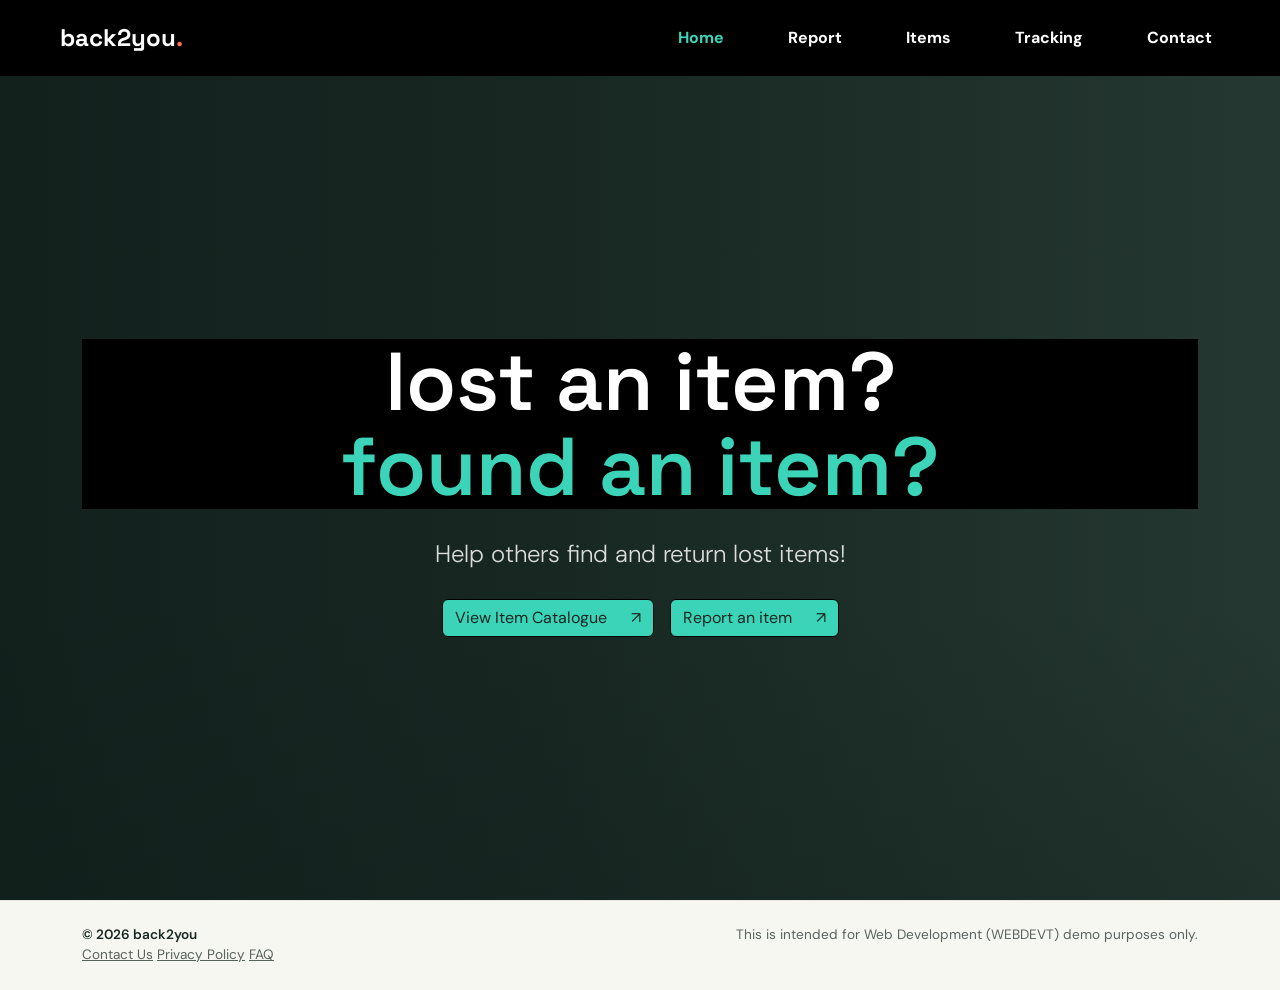
<file: index.html>
<!doctype html>
<html lang="en">
    <head>
        <meta charset="utf-8">
        <meta name="viewport" content="width=device-width, initial-scale=1">
        <meta name="theme-color" content="#f7f7f2">
        <meta name="description" content="A community space to report lost and found items and connect members of the community." >
        <title>Home | back2you </title>
        <!-- BOOTSTRAP -->
        <link href="https://cdn.jsdelivr.net/npm/bootstrap@5.3.3/dist/css/bootstrap.min.css" rel="stylesheet" integrity="sha384-QWTKZyjpPEjISv5WaRU9OFeRpok6YctnYmDr5pNlyT2bRjXh0JMhjY6hW+ALEwIH" crossorigin="anonymous">
        <link rel="stylesheet" href="https://cdn.jsdelivr.net/npm/bootstrap-icons@1.11.3/font/bootstrap-icons.min.css">
        <link rel="preconnect" href="https://fonts.googleapis.com">
        <link rel="preconnect" href="https://fonts.gstatic.com" crossorigin>
        <link href="https://fonts.googleapis.com/css2?family=DM+Sans:wght@400;500;600;700&family=Space+Grotesk:wght@500;600;700&display=swap" rel="stylesheet">
        <link rel="stylesheet" href="styles/index.css">
        <link rel="stylesheet" href="styles/menu.css">
        <link rel="stylesheet" href="styles/hero.css">
        <!--<link rel="stylesheet" href="styles/report-lookup.css">
        <link rel="stylesheet" href="styles/scams.css">
        <link rel="stylesheet" href="styles/how-it-works.css">
        <link rel="stylesheet" href="styles/volunteer.css">
        <link rel="stylesheet" href="styles/agencies.css">-->
        <link rel="stylesheet" href="styles/footer.css">
        <script src="scripts/hero.js" defer></script>
     <script src="scripts/menu.js" defer></script>
      <!-- <script src="scripts/report-lookup.js" defer></script>
        <script src="scripts/volunteer.js" defer></script> -->
    </head>
    <body>
           <!-- STICKY HEADER -->
   <header class="navbar navbar-expand-md navbar-dark sticky-top px-3 px-lg-5 bg-black">
    <div class="container-fluid">
      <!--LOGO-->
      <a class="navbar-brand d-flex align-items-center gap-2 mb-0" href="#home" aria-label="back2you home">
        <span class="brand-name fs-4 fw-bold">back2you<span class="brand-period">.</span></span>
      </a>
      <!-- Hamburger button -->
      <button class="navbar-toggler" type="button" aria-label="Open navigation menu" aria-expanded="false"
        aria-controls="site-navigation">
        <span class="navbar-toggler-icon" aria-hidden="true"></span>
      </button>
      <!-- Navigation menu -->
      <nav class="collapse navbar-collapse justify-content-md-end" id="site-navigation" aria-label="Main navigation">
        <div class="navbar-nav align-items-md-center gap-md-5">
          <a class="nav-link active" href="index.html" aria-current="page">Home</a>
          <a class="nav-link" href="report.html">Report</a>
          <a class="nav-link" href="track.html">Items</a>
          <a class="nav-link" href="tracking.html">Tracking</a>
          <a class="nav-link" href="contact.html">Contact</a>
        </div>
      </nav>
    </div>
  </header>

    <main>
            <!-- HERO SECTION -->
        <section class="hero d-flex align-items-center position-relative overflow-hidden" id="home" aria-labelledby="hero-title">
            <div class="container position-relative">
                <div class="row g-5 align-items-center">
                    <div class="col-12 text-center">
                    
                    <h1 class="hero-title fw-semibold mb-0" id="hero-title">lost an item?
						<span> found an item?</span>
                    </h1>
			       
                        <p class="hero-description lead my-4 fs-4">Help others find and return lost items!</p>
                        <div class="d-flex flex-wrap justify-content-center gap-3">
                            <a class="btn btn-primary d-inline-flex align-items-center gap-4" href="track.html">View Item Catalogue <span aria-hidden="true">↗</span></a>
			                <a class="btn btn-primary d-inline-flex align-items-center gap-4" href="report.html">Report an item <span aria-hidden="true">↗</span></a>
                        </div>
			       
                    </div>
                </div>
            </div>
        </section>

          
        </main>

            <!-- FOOTER -->
        <footer class="site-footer py-4">
            <div class="container d-flex flex-column flex-sm-row justify-content-between align-items-sm-center gap-2">
            
            <!-- Copyright and disclaimer -->
            <p class="footer-copyright mb-0">&copy; 2026 back2you</p>
            <p class="footer-notice mb-0">This is intended for Web Development (WEBDEVT) demo purposes only.</p>
           
            </div>
            <div class="container">
            <a class="footer-link" href="contact.html">Contact Us</a>
            <a class="footer-link" href="PrivacyPolicy.html">Privacy Policy</a>
            <a class="footer-link" href="FAQ.html">FAQ</a>
            </div>
        </footer>
    </body>
</html>
</file>
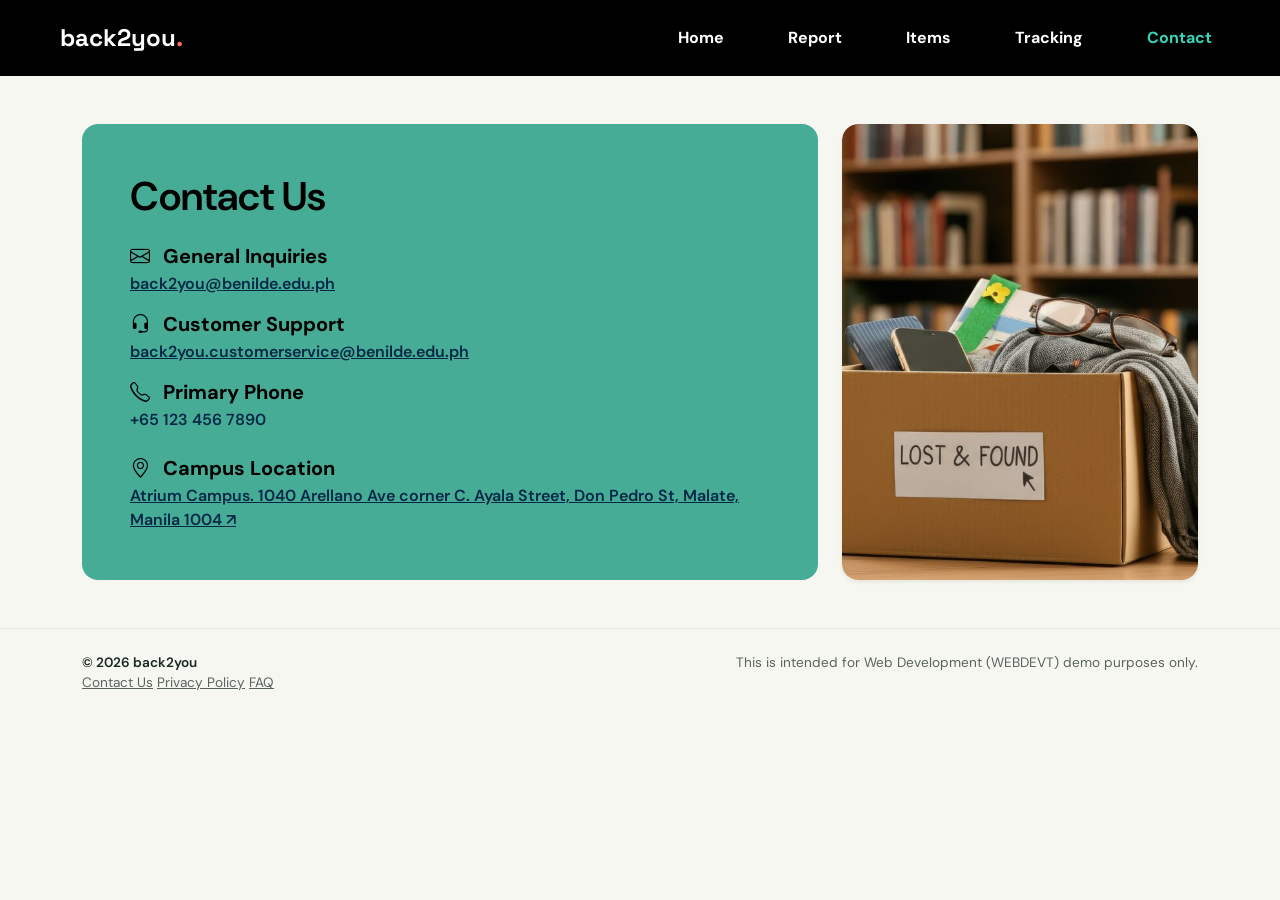
<file: contact.html>
﻿<!doctype html>
<html lang="en">
    <head>
        <meta charset="utf-8">
        <meta name="viewport" content="width=device-width, initial-scale=1">
        <meta name="theme-color" content="#f7f7f2">
        <meta name="description" content="A community space to check suspicious links and messages before they spread." >
        <title>Contact | Back2You</title>
        <!-- BOOTSTRAP -->
        <link href="https://cdn.jsdelivr.net/npm/bootstrap@5.3.3/dist/css/bootstrap.min.css" rel="stylesheet" integrity="sha384-QWTKZyjpPEjISv5WaRU9OFeRpok6YctnYmDr5pNlyT2bRjXh0JMhjY6hW+ALEwIH" crossorigin="anonymous">
        <link rel="stylesheet" href="https://cdn.jsdelivr.net/npm/bootstrap-icons@1.11.3/font/bootstrap-icons.min.css">
        <link rel="preconnect" href="https://fonts.googleapis.com">
        <link rel="preconnect" href="https://fonts.gstatic.com" crossorigin>
        <link href="https://fonts.googleapis.com/css2?family=DM+Sans:wght@400;500;600;700&family=Space+Grotesk:wght@500;600;700&display=swap" rel="stylesheet">

        <link rel="stylesheet" href="styles/index.css">
        <link rel="stylesheet" href="styles/menu.css">
        <link rel="stylesheet" href="styles/hero.css">
        <link rel="stylesheet" href="styles/footer.css">
         <script src="scripts/menu.js" defer></script>
    </head>
    <body>
    <!-- STICKY HEADER -->
          <header class="navbar navbar-expand-md navbar-dark sticky-top px-3 px-lg-5 bg-black">
    <div class="container-fluid">
      <!--LOGO-->
      <a class="navbar-brand d-flex align-items-center gap-2 mb-0" href="#home" aria-label="back2you home">
        <span class="brand-name fs-4 fw-bold">back2you<span class="brand-period">.</span></span>
      </a>
      <!-- Hamburger button -->
      <button class="navbar-toggler" type="button" aria-label="Open navigation menu" aria-expanded="false"
        aria-controls="site-navigation">
        <span class="navbar-toggler-icon" aria-hidden="true"></span>
      </button>
      <!-- Navigation menu -->
      <nav class="collapse navbar-collapse justify-content-md-end" id="site-navigation" aria-label="Main navigation">
        <div class="navbar-nav align-items-md-center gap-md-5">
          <a class="nav-link" href="index.html">Home</a>
          <a class="nav-link" href="report.html">Report</a>
          <a class="nav-link" href="track.html">Items</a>
          <a class="nav-link" href="tracking.html">Tracking</a>
          <a class="nav-link active" href="contact.html"  aria-current="page" >Contact</a>
        </div>
      </nav>
    </div>
  </header>

        <main>
            <!-- HERO SECTION -->
            <section class="py-5">
                <div class="container">
                    <div class="row g-4 align-items-stretch">
                        <!-- Column 1: Contact Details -->
                        <div class="col-lg-8">
                            <div class="p-4 p-md-5 rounded-4 text-black" style="background-color: #47ac96;">
                                <h1 class="fw-semibold mb-4">Contact Us</h1>

                                <div class="mb-3">
                                    <h5 class="fw-bold mb-1"><i class="bi bi-envelope me-2"></i> General Inquiries</h5>
                                    <a href="mailto:back2you@benilde.edu.ph" class="fw-semibold text-decoration-underline" style="color: #062846;">back2you@benilde.edu.ph</a>
                                </div>

                                <div class="mb-3">
                                    <h5 class="fw-bold mb-1"><i class="bi bi-headset me-2"></i> Customer Support</h5>
                                    <a href="mailto:back2you.customerservice@benilde.edu.ph" class="fw-semibold text-decoration-underline" style="color: #062846;">back2you.customerservice@benilde.edu.ph</a>
                                </div>

                                <div class="mb-3">
                                    <h5 class="fw-bold mb-1"><i class="bi bi-telephone me-2"></i> Primary Phone</h5>
                                    <a href="tel:+651234567890" class="fw-semibold text-decoration-none" style="color: #062846;">+65 123 456 7890</a>
                                </div>

                                <div class="mt-4">
                                    <h5 class="fw-bold mb-1"><i class="bi bi-geo-alt me-2"></i> Campus Location</h5>
                                    <a href="https://maps.google.com/?q=Atrium+Campus+1040+Arellano+Ave+Malate+Manila" target="_blank" rel="noopener noreferrer" class="fw-semibold text-decoration-underline" style="color: #062846;">
                                        Atrium Campus. 1040 Arellano Ave corner C. Ayala Street, Don Pedro St, Malate, Manila 1004 <span aria-hidden="true">↗</span>
                                    </a>
                                </div>
                            </div>
                        </div>

                        <!-- Column 2: Image -->
                        <div class="col-lg-4">
                            <div class="h-100 card border-0 shadow-sm rounded-4 overflow-hidden">
                                <img src="contact.jpeg" class="w-100 h-100 rounded-4" alt="A lost-and-found box filled with items on a table" style="object-fit: cover;">
                            </div>
                        </div>
                    </div>
            </section>
        </main>

<footer class="site-footer py-4">
  <div class="container d-flex flex-column flex-sm-row justify-content-between align-items-sm-center gap-2">
     <p class="footer-copyright mb-0">&copy; 2026 back2you</p>
     <p class="footer-notice mb-0">This is intended for Web Development (WEBDEVT) demo purposes only.</p>
  </div>
  <div class="container">
    <a class="footer-link" href="contact.html">Contact Us</a>
    <a class="footer-link" href="PrivacyPolicy.html">Privacy Policy</a>
    <a class="footer-link" href="FAQ.html">FAQ</a>
  </div>
</footer>
  </body>
</html>
</file>
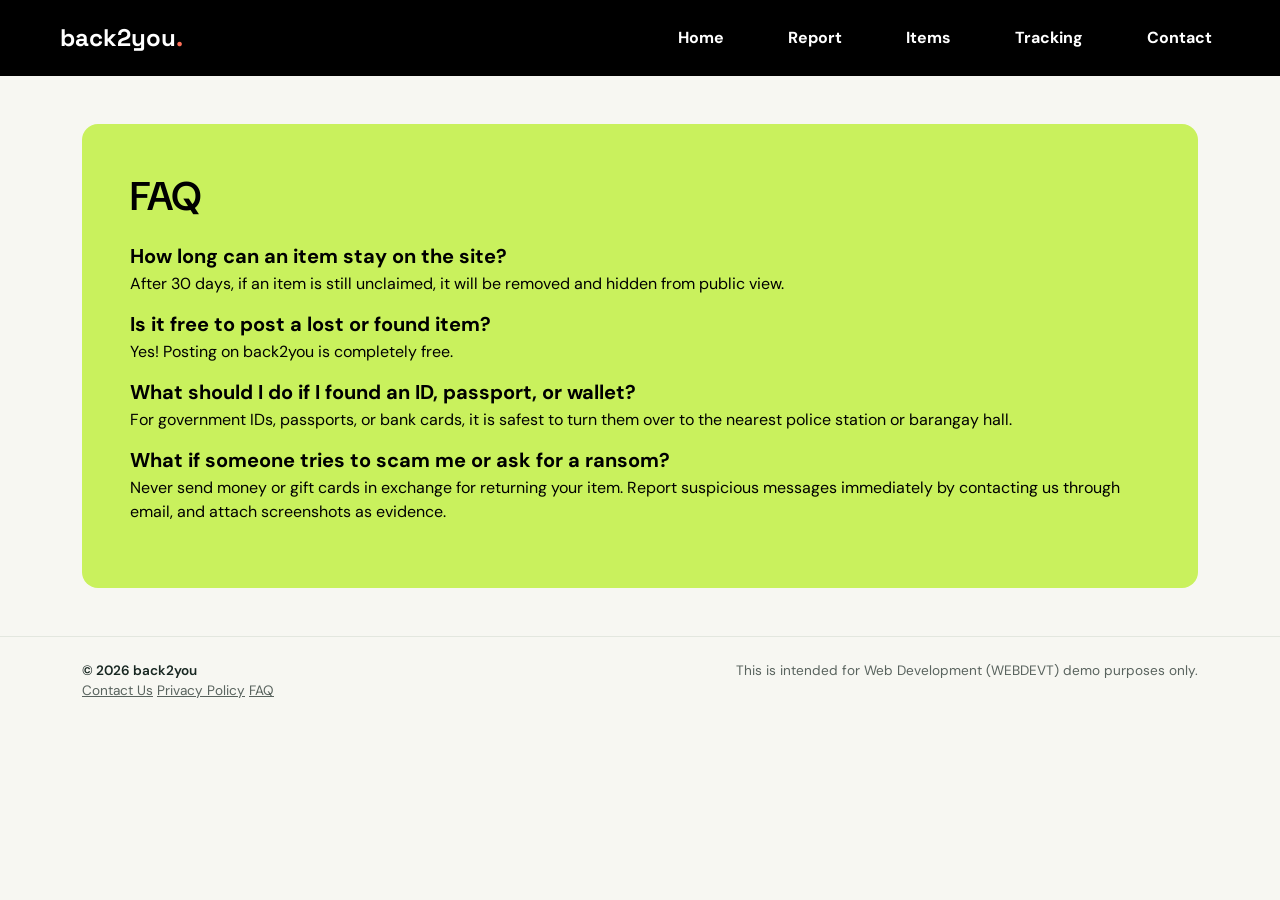
<file: FAQ.html>
﻿<!doctype html>
<html lang="en">
    <head>
        <meta charset="utf-8">
        <meta name="viewport" content="width=device-width, initial-scale=1">
        <meta name="theme-color" content="#f7f7f2">
        <meta name="description" content="A community space to check suspicious links and messages before they spread." >
        <title>FAQ | Back2You</title>
        <!-- BOOTSTRAP -->
        <link href="https://cdn.jsdelivr.net/npm/bootstrap@5.3.3/dist/css/bootstrap.min.css" rel="stylesheet" integrity="sha384-QWTKZyjpPEjISv5WaRU9OFeRpok6YctnYmDr5pNlyT2bRjXh0JMhjY6hW+ALEwIH" crossorigin="anonymous">
        <link rel="stylesheet" href="https://cdn.jsdelivr.net/npm/bootstrap-icons@1.11.3/font/bootstrap-icons.min.css">
        <link rel="preconnect" href="https://fonts.googleapis.com">
        <link rel="preconnect" href="https://fonts.gstatic.com" crossorigin>
        <link href="https://fonts.googleapis.com/css2?family=DM+Sans:wght@400;500;600;700&family=Space+Grotesk:wght@500;600;700&display=swap" rel="stylesheet">

        <link rel="stylesheet" href="styles/index.css">
        <link rel="stylesheet" href="styles/menu.css">
        <link rel="stylesheet" href="styles/hero.css">
        <link rel="stylesheet" href="styles/footer.css">
		<script src="scripts/menu.js" defer></script>

    </head>
    <body>
    <!-- STICKY HEADER -->
       <header class="navbar navbar-expand-md navbar-dark sticky-top px-3 px-lg-5 bg-black">
            <div class="container-fluid">
                <a class="navbar-brand d-flex align-items-center gap-2 mb-0" href="index.html#home" aria-label="Back2You home">
                    <span class="brand-name fs-4 fw-bold">back2you<span class="brand-period">.</span></span>
                </a>

                <button class="navbar-toggler" type="button" aria-label="Open navigation menu" aria-expanded="false" aria-controls="site-navigation">
                    <span class="navbar-toggler-icon" aria-hidden="true"></span>
                </button>

                 <nav class="collapse navbar-collapse justify-content-md-end" id="site-navigation" aria-label="Main navigation">
                    <div class="navbar-nav align-items-md-center gap-md-5">
                   <a class="nav-link" href="index.html">Home</a>
                        <a class="nav-link" href="report.html" >Report</a>
		                <a class="nav-link" href="track.html">Items</a>
                        <a class="nav-link" href="tracking.html">Tracking</a>
                        <a class="nav-link" href="contact.html">Contact</a>
                    </div>
                </nav>
            </div>
        </header>

        <main>
            <!-- HERO SECTION -->
            <section class="py-5">
                <div class="container">
                    <div class="row g-4 align-items-stretch">
                        <!-- Column 1: Contact Details -->
                        <div class="col-lg-12">
                            <div class="p-4 p-md-5 rounded-4 text-black" style="background-color: #c9f15d;">
                                <h1 class="fw-semibold mb-4">FAQ</h1>

                                <div class="mb-3">
                                    <h5 class="fw-bold mb-1"> How long can an item stay on the site?</h5>
                                    <p>After 30 days, if an item is still unclaimed, it will be removed and hidden from public view.</p>
                                </div>

                                <div class="mb-3">
                                    <h5 class="fw-bold mb-1"> Is it free to post a lost or found item?</h5>
                                    <p>Yes! Posting on back2you is completely free.</p>
                                </div>

                                <div class="mb-3">
                                    <h5 class="fw-bold mb-1"> What should I do if I found an ID, passport, or wallet? </h5>
                                    <p>For government IDs, passports, or bank cards, it is safest to turn them over to the nearest police station or barangay hall.</p>
                                </div>

                                <div class="mb-3">
                                    <h5 class="fw-bold mb-1"> What if someone tries to scam me or ask for a ransom?</h5>
                                    <p>Never send money or gift cards in exchange for returning your item. Report suspicious messages immediately by contacting us through email, and attach screenshots as evidence.</p>
                                </div>
                            </div>
                        </div>

                       
            </section>
        </main>

        <footer class="site-footer py-4">
            <div class="container d-flex flex-column flex-sm-row justify-content-between align-items-sm-center gap-2">
                <p class="footer-copyright mb-0">&copy; 2026 back2you</p>
                <p class="footer-notice mb-0">This is intended for Web Development (WEBDEVT) demo purposes only.</p>
            </div>
            <div class="container">
            <a class="footer-link" href="contact.html">Contact Us</a>
            <a class="footer-link" href="PrivacyPolicy.html">Privacy Policy</a>
            <a class="footer-link" href="FAQ.html">FAQ</a>
            </div>
        </footer>
  </body>
</html>
</file>
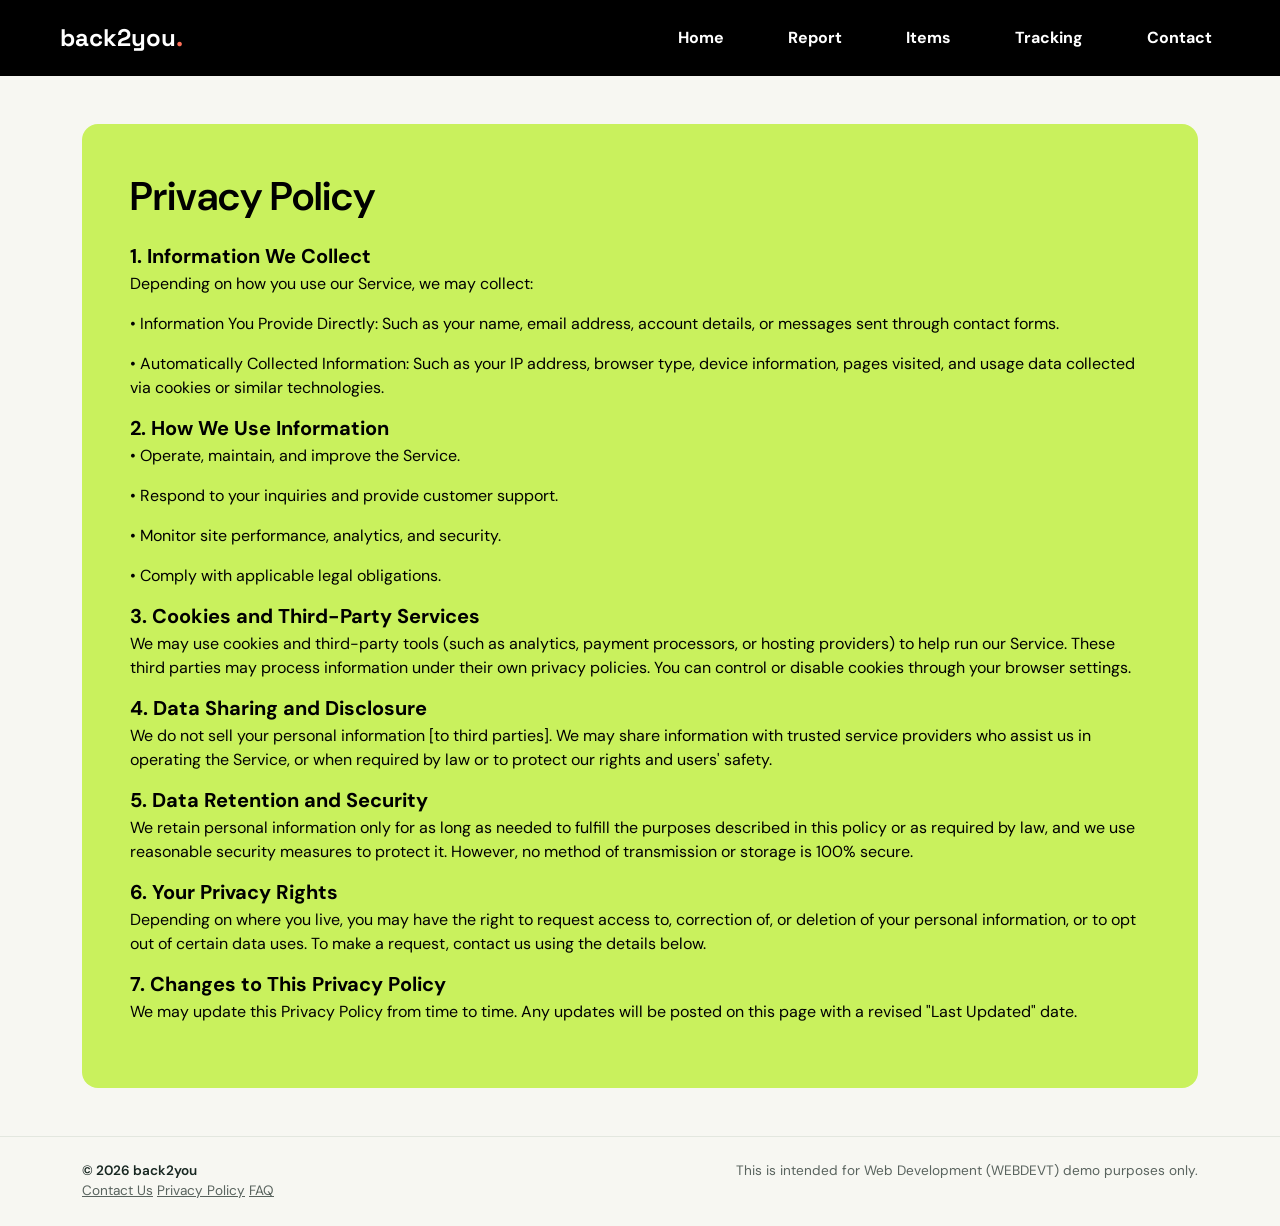
<file: PrivacyPolicy.html>
﻿<!doctype html>
<html lang="en">
    <head>
        <meta charset="utf-8">
        <meta name="viewport" content="width=device-width, initial-scale=1">
        <meta name="theme-color" content="#f7f7f2">
        <meta name="description" content="A community space to check suspicious links and messages before they spread." >
        <title>Privacy Policy | Back2You</title>
        <!-- BOOTSTRAP -->
        <link href="https://cdn.jsdelivr.net/npm/bootstrap@5.3.3/dist/css/bootstrap.min.css" rel="stylesheet" integrity="sha384-QWTKZyjpPEjISv5WaRU9OFeRpok6YctnYmDr5pNlyT2bRjXh0JMhjY6hW+ALEwIH" crossorigin="anonymous">
        <link rel="stylesheet" href="https://cdn.jsdelivr.net/npm/bootstrap-icons@1.11.3/font/bootstrap-icons.min.css">
        <link rel="preconnect" href="https://fonts.googleapis.com">
        <link rel="preconnect" href="https://fonts.gstatic.com" crossorigin>
        <link href="https://fonts.googleapis.com/css2?family=DM+Sans:wght@400;500;600;700&family=Space+Grotesk:wght@500;600;700&display=swap" rel="stylesheet">

        <link rel="stylesheet" href="styles/index.css">
        <link rel="stylesheet" href="styles/menu.css">
        <link rel="stylesheet" href="styles/hero.css">
        <link rel="stylesheet" href="styles/footer.css">
		  <script src="scripts/menu.js" defer></script>
    </head>
    <body>
    <!-- STICKY HEADER -->
       <header class="navbar navbar-expand-md navbar-dark sticky-top px-3 px-lg-5 bg-black">
            <div class="container-fluid">
                <a class="navbar-brand d-flex align-items-center gap-2 mb-0" href="index.html#home" aria-label="Back2You home">
                    <span class="brand-name fs-4 fw-bold">back2you<span class="brand-period">.</span></span>
                </a>

                <button class="navbar-toggler" type="button" aria-label="Open navigation menu" aria-expanded="false" aria-controls="site-navigation">
                    <span class="navbar-toggler-icon" aria-hidden="true"></span>
                </button>

                 <nav class="collapse navbar-collapse justify-content-md-end" id="site-navigation" aria-label="Main navigation">
                    <div class="navbar-nav align-items-md-center gap-md-5">
                        <a class="nav-link" href="index.html">Home</a>
                        <a class="nav-link" href="report.html" >Report</a>
		                <a class="nav-link" href="track.html">Items</a>
                        <a class="nav-link" href="tracking.html">Tracking</a>
                        <a class="nav-link" href="contact.html">Contact</a>
                    </div>
                </nav>
            </div>
        </header>

        <main>
            <!-- HERO SECTION -->
            <section class="py-5">
                <div class="container">
                    <div class="row g-4 align-items-stretch">
                        <!-- Column 1: Contact Details -->
                        <div class=" privpol col-lg-12" >
                            <div class="p-4 p-md-5 rounded-4 text-black" style="background-color: #c9f15d;">
                                <h1 class="fw-semibold mb-4">Privacy Policy</h1>

                                <div class="mb-3">
                                    <h5 class="fw-bold mb-1"> 1. Information We Collect</h5>
                                    <p>Depending on how you use our Service, we may collect:
                                        <p>• Information You Provide Directly: Such as your name, email address, account details, or messages sent through contact forms.</p>
                                        <p>• Automatically Collected Information: Such as your IP address, browser type, device information, pages visited, and usage data collected via cookies or similar technologies.</p>
                                    </p>
                                </div>

                                 <div class="mb-3">
                                    <h5 class="fw-bold mb-1"> 2. How We Use Information</h5>
                                        <p>• Operate, maintain, and improve the Service.</p>
                                        <p>• Respond to your inquiries and provide customer support.</p>
                                        <p>• Monitor site performance, analytics, and security.</p>
                                        <p>• Comply with applicable legal obligations.</p>
                                    </p>
                                </div>
                                <div class="mb-3">
                                    <h5 class="fw-bold mb-1"> 3. Cookies and Third-Party Services</h5>
                                        <p>We may use cookies and third-party tools (such as analytics, payment processors, or hosting providers) 
                                        to help run our Service. These third parties may process information under their own privacy policies. 
                                        You can control or disable cookies through your browser settings.
                                       
                                    </p>
                                </div>
                                 <div class="mb-3">
                                    <h5 class="fw-bold mb-1"> 4. Data Sharing and Disclosure</h5>
                                        <p>We do not sell your personal information [to third parties]. 
                                        We may share information with trusted service providers who assist us in operating the Service, 
                                        or when required by law or to protect our rights and users' safety.
                                    </p>
                                </div>

                                 <div class="mb-3">
                                    <h5 class="fw-bold mb-1">5. Data Retention and Security</h5>
                                        <p>We retain personal information only for as long as needed to fulfill the purposes described in this policy or as required by law, and we use reasonable security measures to protect it. However, no method of transmission or storage is 100% secure.
                                    </p>
                                </div>
                                <div class="mb-3">
                                    <h5 class="fw-bold mb-1">6. Your Privacy Rights</h5>
                                        <p>Depending on where you live, you may have the right to request access to, correction of, or deletion of your personal information, or to opt out of certain data uses. To make a request, contact us using the details below. 
                                     </p>
                                </div>
                                <div class="mb-3">
                                    <h5 class="fw-bold mb-1">7. Changes to This Privacy Policy</h5>
                                        <p>We may update this Privacy Policy from time to time. Any updates will be posted on this page with a revised "Last Updated" date. </
                                </div>

                            </div>
                        </div>

                       
            </section>
        </main>

        <footer class="site-footer py-4">
            <div class="container d-flex flex-column flex-sm-row justify-content-between align-items-sm-center gap-2">
                <p class="footer-copyright mb-0">&copy; 2026 back2you</p>
                <p class="footer-notice mb-0">This is intended for Web Development (WEBDEVT) demo purposes only.</p>
            </div>
            <div class="container">
            <a class="footer-link" href="contact.html">Contact Us</a>
            <a class="footer-link" href="PrivacyPolicy.html">Privacy Policy</a>
            <a class="footer-link" href="FAQ.html">FAQ</a>
            </div>
        </footer>
  </body>
</html>
</file>
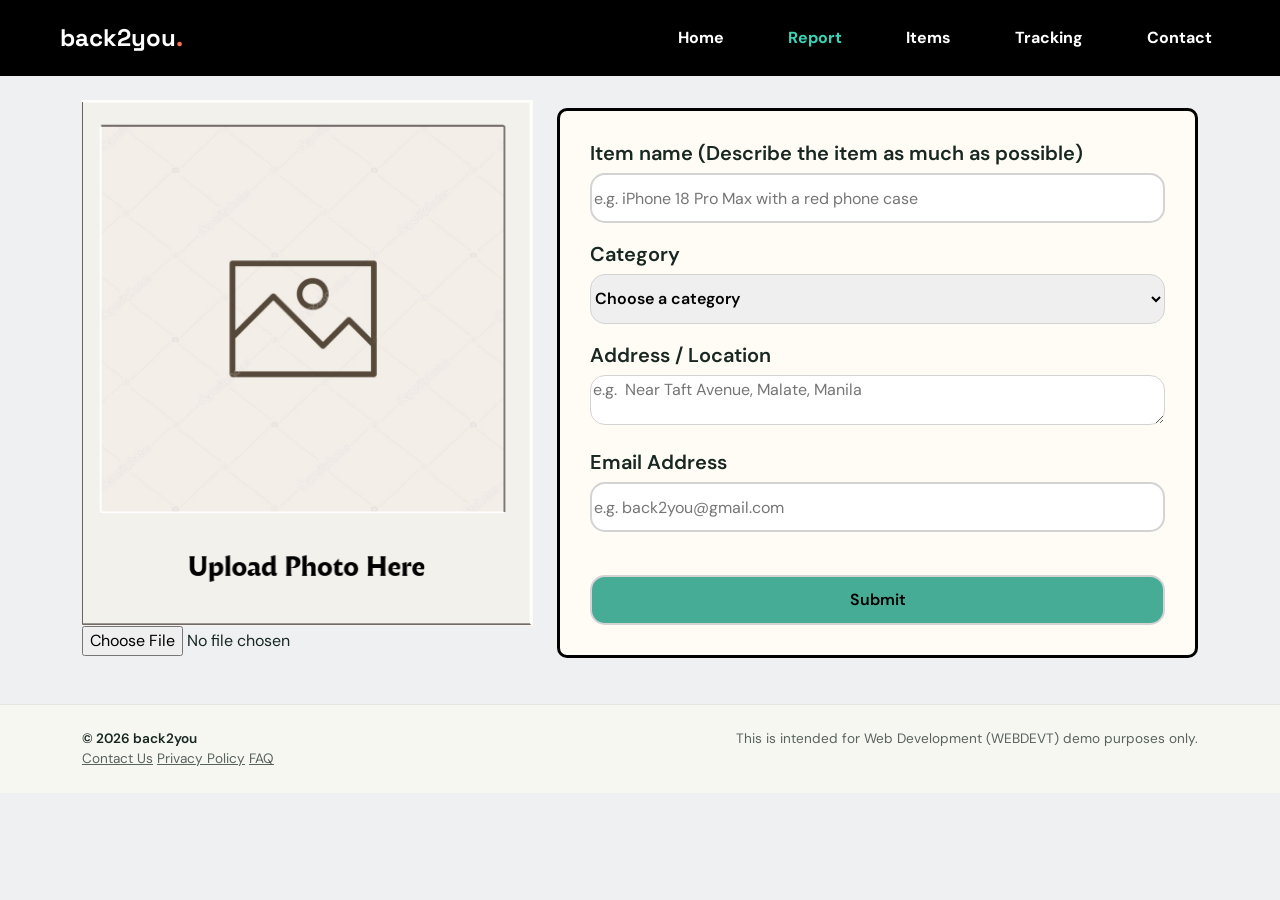
<file: report.html>
<!doctype html>
<html lang="en">

<head>
  <meta charset="utf-8">
  <meta name="viewport" content="width=device-width, initial-scale=1">
  <meta name="theme-color" content="#f7f7f2">
  <meta name="description" content="Report a lost or found item to the Back2You community.">
  <title>Submit a Report | back2you</title>

  <!-- BOOTSTRAP -->
  <link href="https://cdn.jsdelivr.net/npm/bootstrap@5.3.3/dist/css/bootstrap.min.css" rel="stylesheet"
    integrity="sha384-QWTKZyjpPEjISv5WaRU9OFeRpok6YctnYmDr5pNlyT2bRjXh0JMhjY6hW+ALEwIH" crossorigin="anonymous">
  <link rel="stylesheet" href="https://cdn.jsdelivr.net/npm/bootstrap-icons@1.11.3/font/bootstrap-icons.min.css">

  <link rel="preconnect" href="https://fonts.googleapis.com">
  <link rel="preconnect" href="https://fonts.gstatic.com" crossorigin>
  <link
    href="https://fonts.googleapis.com/css2?family=DM+Sans:wght@400;500;600;700&family=Space+Grotesk:wght@500;600;700&display=swap"
    rel="stylesheet">
  <link rel="stylesheet" href="styles/index.css">
  <link rel="stylesheet" href="styles/menu.css">
  <link rel="stylesheet" href="styles/hero.css">
  <link rel="stylesheet" href="styles/report.css">
  <link rel="stylesheet" href="styles/scams.css">
  <link rel="stylesheet" href="styles/how-it-works.css">
  <link rel="stylesheet" href="styles/volunteer.css">
  <link rel="stylesheet" href="styles/agencies.css">
  <link rel="stylesheet" href="styles/footer.css">
  <script src="scripts/hero.js" defer></script>
  <script src="scripts/menu.js" defer></script>


  <!-- MAIN JAVASCRIPT FOR THE REPORT -->
  <script src="imagepreview.js" defer></script>
</head>



<body id="bodybg">
  <!-- STICKY HEADER -->
  <header class="navbar navbar-expand-md navbar-dark sticky-top px-3 px-lg-5 bg-black">
    <div class="container-fluid">
      <!--LOGO-->
      <a class="navbar-brand d-flex align-items-center gap-2 mb-0" href="#home" aria-label="back2you home">
        <span class="brand-name fs-4 fw-bold">back2you<span class="brand-period">.</span></span>
      </a>
      <!-- Hamburger button -->
      <button class="navbar-toggler" type="button" aria-label="Open navigation menu" aria-expanded="false"
        aria-controls="site-navigation">
        <span class="navbar-toggler-icon" aria-hidden="true"></span>
      </button>
      <!-- Navigation menu -->
      <nav class="collapse navbar-collapse justify-content-md-end" id="site-navigation" aria-label="Main navigation">
        <div class="navbar-nav align-items-md-center gap-md-5">
          <a class="nav-link" href="index.html">Home</a>
          <a class="nav-link active" href="report.html" aria-current="page">Report</a>
          <a class="nav-link" href="track.html">Items</a>
          <a class="nav-link" href="tracking.html">Tracking</a>
          <a class="nav-link" href="contact.html">Contact</a>
        </div>
      </nav>
    </div>
  </header>



  <main>


    <section class="container mt-4 mb-4">

      <!-- FORM -->
      <form id="formsubmit">
        <div class="row gx-4">


          <!-- IMAGE UPLOAD -->
          <div class="col-12 col-md-12 col-xl-5 mx-auto mb-4">
            <div class="upload-wrapper">
              <label>
                <img src="submit_photo.png" alt="Click to upload Image" id="imagesubmit">

                <input type="file" id="filesubmit" name="filesubmit" accept="image/png, image/jpeg, image/webp">
              </label>
            </div>
          </div>

          <div class="col-xl-7 col-md-12 col-12">
            <div id="answerscss" class="d-flex flex-column justify-content-between mt-2 mx-2 mx-lg-0 gap-3">
              <div>
                <H5 class="fw-semibold"> Item name (Describe the item as much as possible) </H5>
                <label>
                  <input type="text" id="itemname" name="itemname" placeholder="e.g. iPhone 18 Pro Max with a red phone case " maxlength="60" required>
                </label>
              </div>

              <!-- Item category dropdown-->

              <div>
                <h5 class="fw-semibold"> Category</h5>
                <label>
                  <select id="categories" name="categories" class="fw-semibold" required>
                    <option value="" selected disabled>Choose a category</option>
                    <option value="personal-belongings">Personal Belongings</option>
                    <option value="electronics-gadgets">Electronics and Gadgets</option>
                    <option value="clothing-accessories">Clothing and Accessories</option>
                    <option value="school-office-supplies">School and Office Supplies</option>
                    <option value="food-containers">Food and Containers</option>
                    <option value="others">Others</option>

                  </select>
                </label>
              </div>

              <div>
                <h5 class="fw-semibold">Address / Location </h5>
                <label>
                  <textarea id="address" name="address" placeholder="e.g.  Near Taft Avenue, Malate, Manila"   maxlength="100" required></textarea>
                </label>
              </div>

              <div>
                <H5 class="fw-semibold"> Email Address </H5>
                <label>
                  <input type="email" id="emailadd" name="emailadd" placeholder="e.g. back2you@gmail.com"     maxlength="254"  required>
                </label>
              </div>


              <div>
                <br>
                <label>
                  <button type="submit" id="submitbutton" class="fw-semibold">Submit</button>
                </label>

                <div class="popup" id="popup">
                  <img src="checkmark_icon.png" alt="A checkmark for successfully submitting the form">
                  <h2> Thank you for submitting!</h2>
                  <p> Please proceed to the items catalouge page to see your report. </p>
                  <button type="button" onclick="closePopup()"> Return to Report page</button>
                </div>
              </div>





            </div>
          </div>
        </div>
      </form>
    </section>
  </main>

  <footer class="site-footer py-4">
    <div class="container d-flex flex-column flex-sm-row justify-content-between align-items-sm-center gap-2">
      <p class="footer-copyright mb-0">&copy; 2026 back2you</p>
      <p class="footer-notice mb-0">This is intended for Web Development (WEBDEVT) demo purposes only.</p>
    </div>
    <div class="container">
      <a class="footer-link" href="contact.html">Contact Us</a>
      <a class="footer-link" href="PrivacyPolicy.html">Privacy Policy</a>
      <a class="footer-link" href="FAQ.html">FAQ</a>
    </div>
  </footer>



</body>
</file>
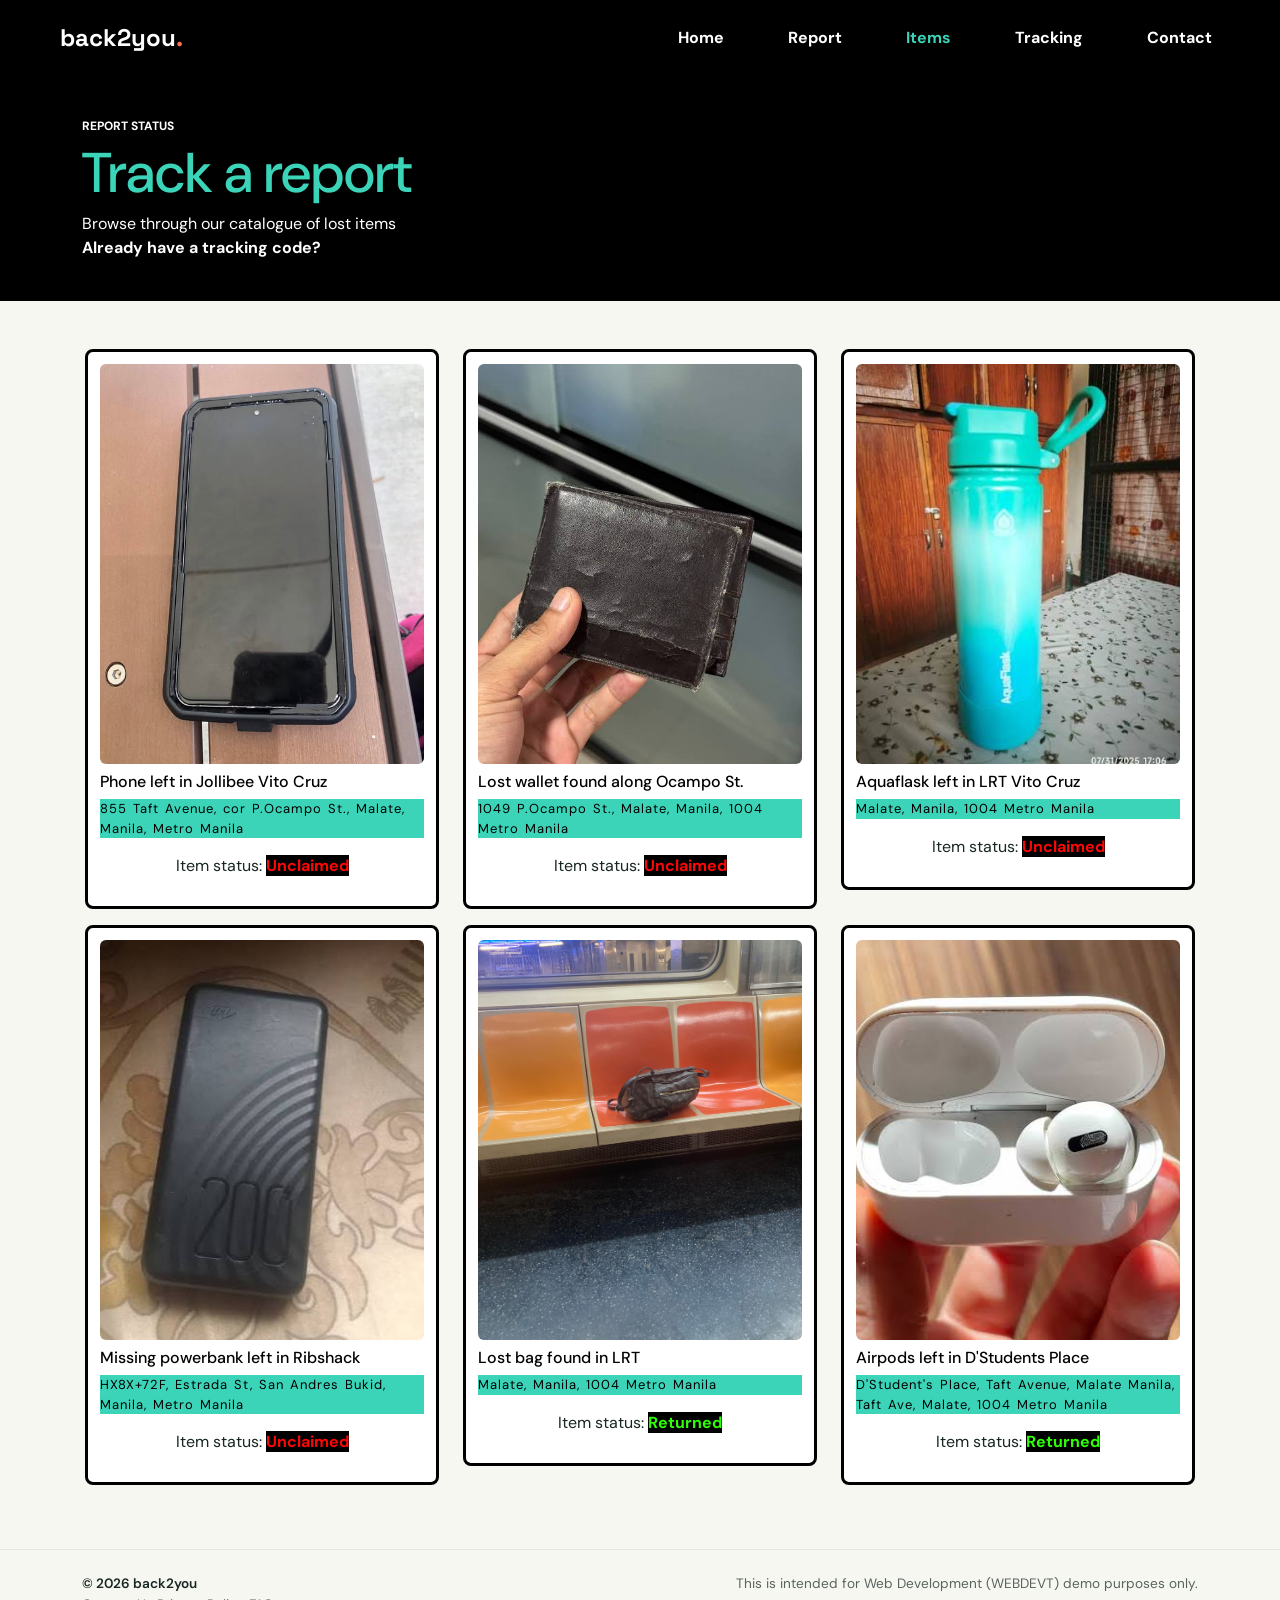
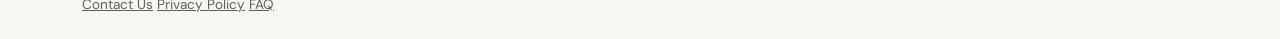
<file: track.html>
<!doctype html>
<html lang="en">
  <head>
    <meta charset="utf-8">
    <meta name="viewport" content="width=device-width, initial-scale=1">
    <meta name="theme-color" content="#f7f7f2">
    <meta name="description" content="View the status and details of a Suri community report.">
    <title>Catalogue | back2you</title>

    <!-- Reuse the site's Bootstrap foundation, typography, navigation, and footer. -->
    <link href="https://cdn.jsdelivr.net/npm/bootstrap@5.3.3/dist/css/bootstrap.min.css" rel="stylesheet" integrity="sha384-QWTKZyjpPEjISv5WaRU9OFeRpok6YctnYmDr5pNlyT2bRjXh0JMhjY6hW+ALEwIH" crossorigin="anonymous">
    <link rel="stylesheet" href="https://cdn.jsdelivr.net/npm/bootstrap-icons@1.11.3/font/bootstrap-icons.min.css">
    <link rel="preconnect" href="https://fonts.googleapis.com">
    <link rel="preconnect" href="https://fonts.gstatic.com" crossorigin>
    <link href="https://fonts.googleapis.com/css2?family=DM+Sans:wght@400;500;600;700&family=Space+Grotesk:wght@500;600;700&display=swap" rel="stylesheet">
    <link rel="stylesheet" href="styles/index.css">
    <link rel="stylesheet" href="styles/menu.css">
    <link rel="stylesheet" href="styles/track.css">
    <link rel="stylesheet" href="styles/footer.css">
    <script src="scripts/menu.js" defer></script>
    <script src="scripts/track.js" defer></script>
  </head>
  <body>
    <header class="navbar navbar-expand-md navbar-dark sticky-top px-3 px-lg-5 bg-black">
      <div class="container-fluid">
                <a class="navbar-brand d-flex align-items-center gap-2 mb-0" href="#home" aria-label="back2you home">
                    <span class="brand-name fs-4 fw-bold">back2you<span class="brand-period">.</span></span>
                </a>
                <!-- Hamburger button -->
                <button class="navbar-toggler" type="button" aria-label="Open navigation menu" aria-expanded="false" aria-controls="site-navigation">
                    <span class="navbar-toggler-icon" aria-hidden="true"></span>
                </button>
                <!-- Navigation menu -->
                <nav class="collapse navbar-collapse justify-content-md-end" id="site-navigation" aria-label="Main navigation">
                    <div class="navbar-nav align-items-md-center gap-md-5">
                        <a class="nav-link" href="index.html">Home</a>
                        <a class="nav-link" href="report.html" >Report</a>
		                    <a class="nav-link active" href="track.html" aria-current="page">Items</a>
                        <a class="nav-link" href="tracking.html">Tracking</a>
                        <a class="nav-link" href="contact.html">Contact</a>
                    </div>
                </nav>
            </div>
    </header>

    <main>
      <section class="track-hero d-flex align-items-center" aria-labelledby="track-title">
        <div class="container">
          <p class="track-eyebrow text-uppercase fw-bold mb-2">Report status</p>
          <h1 class="track-hero-title mb-2" id="track-title">Track a report</h1>
          <p class="track-hero-copy mb-0">Browse through our catalogue of lost items</p>
          <a class="nav-link" href="tracking.html" >Already have a tracking code?</a>

        </div>
      </section>

    <section class="items-section">
    <div class="row justify-content-center text-center">

    <div class="col-12 col-md-4">
      <div class="image-box">
        <img src="lost1.jpg" class="img-fluid rounded mb-2" alt="Description of image">
        <h4 class="report title">Phone left in Jollibee Vito Cruz</h4>
        <p class="report address">855 Taft Avenue, cor P.Ocampo St., Malate, Manila, Metro Manila</p>
        <p class=>Item status: <span class="unclaimed"> Unclaimed </span> </p>
        

      </div>
    </div>
     <div class="col-12 col-md-4">
      <div class="image-box">
        <img src="lost2.jpg" class="img-fluid rounded mb-2" alt="Description of image">
        <h4 class="report title">Lost wallet found along Ocampo St.</h4>
        <p class="report address">1049 P.Ocampo St., Malate, Manila, 1004 Metro Manila</p>
        <p class=>Item status: <span class="unclaimed"> Unclaimed </span> </p>
      </div>
    </div>
     <div class="col-12 col-md-4">
      <div class="image-box">
        <img src="lost3.jpg" class="img-fluid rounded mb-2" alt="Description of image">
        <h4 class="report title">Aquaflask left in LRT Vito Cruz</h4>
        <p class="report address">Malate, Manila, 1004 Metro Manila</p>
        <p class=>Item status: <span class="unclaimed"> Unclaimed </span> </p>
      </div>
    </div>
    <div class="col-12 col-md-4">
      <div class="image-box">
        <img src="lost4.jpg" class="img-fluid rounded mb-2" alt="Description of image">
       <h4 class="report title">Missing powerbank left in Ribshack</h4>
        <p class="report address">HX8X+72F, Estrada St, San Andres Bukid, Manila, Metro Manila</p>
        <p class=>Item status: <span class="unclaimed"> Unclaimed </span> </p>
      </div>
    </div>
     <div class="col-12 col-md-4">
      <div class="image-box">
        <img src="lost5.jpg" class="img-fluid rounded mb-2" alt="Description of image">
        <h4 class="report title">Lost bag found in LRT</h4>
        <p class="report address">Malate, Manila, 1004 Metro Manila</p>
        <p class=>Item status: <span class="returned"> Returned </span> </p>
      </div>
    </div>
     <div class="col-12 col-md-4">
      <div class="image-box">
        <img src="lost6.jpg" class="img-fluid rounded mb-2" alt="Description of image">
        <h4 class="report title">Airpods left in D'Students Place</h4>
        <p class="report address">D'Student's Place, Taft Avenue, Malate Manila, Taft Ave, Malate, 1004 Metro Manila</p>
        <p class=>Item status: <span class="returned"> Returned </span> </p>
        
      </div>
    </div>

     </div>
    </section>

      
    </main>

<footer class="site-footer py-4">
  <div class="container d-flex flex-column flex-sm-row justify-content-between align-items-sm-center gap-2">
     <p class="footer-copyright mb-0">&copy; 2026 back2you</p>
     <p class="footer-notice mb-0">This is intended for Web Development (WEBDEVT) demo purposes only.</p>
  </div>
  <div class="container">
    <a class="footer-link" href="contact.html">Contact Us</a>
    <a class="footer-link" href="PrivacyPolicy.html">Privacy Policy</a>
    <a class="footer-link" href="FAQ.html">FAQ</a>
  </div>
</footer>
  </body>
</html>
</file>
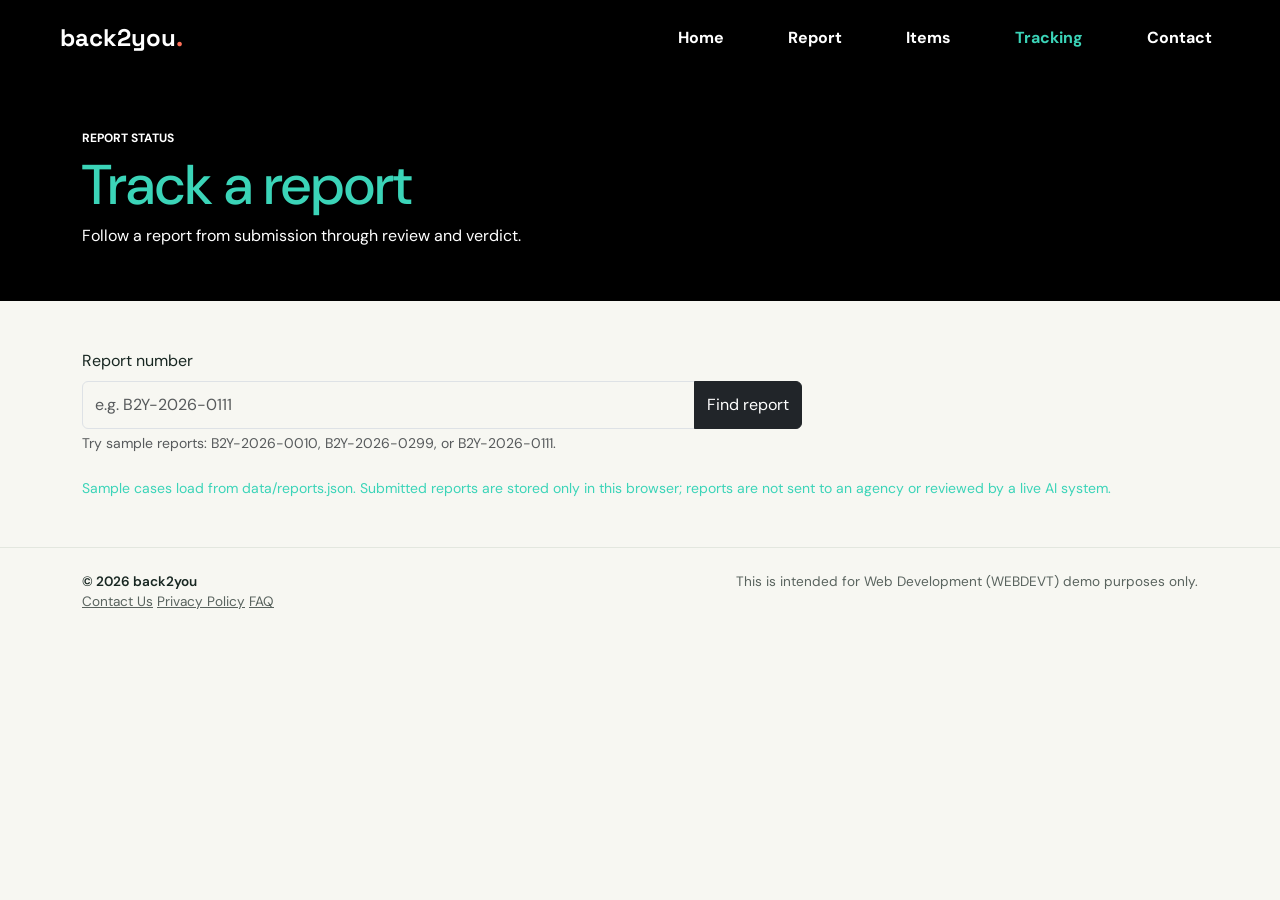
<file: tracking.html>
<!doctype html>
<html lang="en">
  <head>
    <meta charset="utf-8">
    <meta name="viewport" content="width=device-width, initial-scale=1">
    <meta name="theme-color" content="#f7f7f2">
    <meta name="description" content="View the status and details of a Suri community report.">
    <title>Track a Report | back2you </title>

    <!-- Reuse the site's Bootstrap foundation, typography, navigation, and footer. -->
    <link href="https://cdn.jsdelivr.net/npm/bootstrap@5.3.3/dist/css/bootstrap.min.css" rel="stylesheet" integrity="sha384-QWTKZyjpPEjISv5WaRU9OFeRpok6YctnYmDr5pNlyT2bRjXh0JMhjY6hW+ALEwIH" crossorigin="anonymous">
    <link rel="stylesheet" href="https://cdn.jsdelivr.net/npm/bootstrap-icons@1.11.3/font/bootstrap-icons.min.css">
    <link rel="preconnect" href="https://fonts.googleapis.com">
    <link rel="preconnect" href="https://fonts.gstatic.com" crossorigin>
    <link href="https://fonts.googleapis.com/css2?family=DM+Sans:wght@400;500;600;700&family=Space+Grotesk:wght@500;600;700&display=swap" rel="stylesheet">
    <link rel="stylesheet" href="styles/index.css">
    <link rel="stylesheet" href="styles/menu.css">
    <link rel="stylesheet" href="styles/track.css">
    <link rel="stylesheet" href="styles/footer.css">
    <script src="scripts/menu.js" defer></script>
    <script src="scripts/track.js" defer></script>
  </head>
  <body>
  <header class="navbar navbar-expand-md navbar-dark sticky-top px-3 px-lg-5 bg-black">
      <div class="container-fluid">
                <a class="navbar-brand d-flex align-items-center gap-2 mb-0" href="#home" aria-label="back2you home">
                    <span class="brand-name fs-4 fw-bold">back2you<span class="brand-period">.</span></span>
                </a>
                <!-- Hamburger button -->
                <button class="navbar-toggler" type="button" aria-label="Open navigation menu" aria-expanded="false" aria-controls="site-navigation">
                    <span class="navbar-toggler-icon" aria-hidden="true"></span>
                </button>
                <!-- Navigation menu -->
                <nav class="collapse navbar-collapse justify-content-md-end" id="site-navigation" aria-label="Main navigation">
                    <div class="navbar-nav align-items-md-center gap-md-5">
                        <a class="nav-link" href="index.html">Home</a>
                        <a class="nav-link" href="report.html" >Report</a>
		                    <a class="nav-link" href="track.html">Items</a>
                        <a class="nav-link active" href="tracking.html" aria-current="page">Tracking</a>
                        <a class="nav-link" href="contact.html">Contact</a>
                    </div>
                </nav>
            </div>
    </header>

    <main>
      <section class="track-hero d-flex align-items-center" aria-labelledby="track-title">
        <div class="container">
          <p class="track-eyebrow text-uppercase fw-bold mb-2">Report status</p>
          <h1 class="track-hero-title mb-2" id="track-title">Track a report</h1>
          <p class="track-hero-copy mb-0">Follow a report from submission through review and verdict.</p>
        </div>
      </section>

      <section class="track-main py-5" aria-label="Report tracking details">
        <div class="container">
          <form class="track-search mb-4" id="track-search-form">
            <label class="form-label" for="track-report-number">Report number</label>
            <div class="input-group">
              <input class="form-control" id="track-report-number" name="report-number" type="text" placeholder="e.g. B2Y-2026-0111" required>
              <button class="btn btn-dark" type="submit">Find report</button>
            </div>
            <p class="form-text mb-0">Try sample reports: B2Y-2026-0010, B2Y-2026-0299, or B2Y-2026-0111.</p>
          </form>

          <p class="track-notice" id="track-notice" role="status" aria-live="polite" hidden></p>

          <article class="track-report" id="track-report" aria-labelledby="track-report-heading" hidden>
            <header class="track-report-header">
              <div>
                <p class="track-category mb-1" id="track-category"></p>
                <h2 class="track-report-number mb-0" id="track-report-heading"></h2>
              </div>
              <span class="track-status" id="track-status"></span>
            </header>

            <div class="row g-4 py-4">
              <div class="col-12">
                <h3 class="track-detail-title">Incident description</h3>
                <p class="track-detail-value mb-0" id="track-description"></p>
              </div>
              <div class="col-md-6">
                <h3 class="track-detail-title">Sender</h3>
                <p class="track-detail-value mb-0" id="track-sender"></p>
              </div>
              <div class="col-md-6">
                <h3 class="track-detail-title">Date received</h3>
                <p class="track-detail-value mb-0" id="track-date-received"></p>
              </div>
              <div class="col-md-6">
                <h3 class="track-detail-title">Location</h3>
                <p class="track-detail-value mb-0" id="track-location"></p>
              </div>
              <div class="col-md-6">
                <h3 class="track-detail-title">Submitted</h3>
                <p class="track-detail-value mb-0" id="track-submitted"></p>
              </div>
              <div class="col-md-6">
                <h3 class="track-detail-title">Finder number:</h3>
                <p class="track-detail-value mb-0" id="contactNo"></p>
              </div>
              <div class="col-12" id="track-message-row" hidden>
                <h3 class="track-detail-title">Submitted message</h3>
                <p class="track-detail-value track-message mb-0" id="track-message"></p>
              </div>
              <div class="col-12" id="track-screenshot-row" hidden>
                <h3 class="track-detail-title">Screenshot attachment</h3>
                <p class="track-detail-value mb-0" id="track-screenshot"></p>
              </div>
           
             
            </div>

            <section class="track-progress" aria-labelledby="track-progress-title">
              <h3 class="track-progress-title" id="track-progress-title">Progress</h3>
              <ol class="track-timeline" id="track-timeline"></ol>
            </section>

            <section class="track-verdict mt-4" id="track-verdict" aria-labelledby="track-verdict-title" hidden>
              <p class="track-verdict-kicker text-uppercase fw-bold mb-2">Published verdict</p>
              <h3 class="track-verdict-title mb-2" id="track-verdict-title"></h3>
              <p class="track-verdict-copy mb-0" id="track-verdict-copy"></p>
            </section>
          </article>

          <p class="track-demo-note small mt-4 mb-0">Sample cases load from data/reports.json. Submitted reports are stored only in this browser; reports are not sent to an agency or reviewed by a live AI system.</p>
        </div>
      </section>
    </main>

  <footer class="site-footer py-4">
  <div class="container d-flex flex-column flex-sm-row justify-content-between align-items-sm-center gap-2">
     <p class="footer-copyright mb-0">&copy; 2026 back2you</p>
     <p class="footer-notice mb-0">This is intended for Web Development (WEBDEVT) demo purposes only.</p>
  </div>
  <div class="container">
    <a class="footer-link" href="contact.html">Contact Us</a>
    <a class="footer-link" href="PrivacyPolicy.html">Privacy Policy</a>
    <a class="footer-link" href="FAQ.html">FAQ</a>
  </div>
</footer>
  </body>
</html>
</file>
<file: styles/index.css>
/* Shared design values and page-wide behavior belong to the homepage. */
:root {
  --ink: #182722;
  --paper: #f7f7f2;
  --green: #c9f15d;
  --coral: #ff7059;
  --display-font: "Space Grotesk", sans-serif;
  --bs-body-font-family: "DM Sans", sans-serif;
  --bs-body-color: var(--ink);
  --bs-body-bg: var(--paper);
}

html {
  scroll-behavior: smooth;
}

@media (prefers-reduced-motion: reduce) {
  html {
    scroll-behavior: auto;
  }
}
</file>
<file: styles/hero.css>
/* Hero-only layout, contrast, and button colors. */
.hero {
  min-height: calc(100svh - 76px);
  isolation: isolate;
  background: #293c35 var(--hero-image) center 48% / cover;
  color: white;
}
.brand-name{
	color:white;
}

.hero::before {
  position: absolute;
  z-index: -1;
  inset: 0;
  background: linear-gradient(90deg, rgb(15 29 25 / 88%), rgb(15 29 25 / 68%) 43%, rgb(15 29 25 / 14%)), linear-gradient(0deg, rgb(15 29 25 / 25%), transparent 36%);
  content: "";
}

.hero-content {
  padding-block: clamp(4.75rem, 11vh, 7.75rem);
  animation: arrive 650ms ease-out both;
}

.hero-eyebrow {
  color: var(--green);
  font-size: 14px;
}

.eyebrow-dot {
  width: 8px;
  height: 8px;
  border-radius: 50%;
  background: var(--coral);
}

.hero-title {
  font-family: var(--display-font);
  font-size: clamp(2rem, 6.5vw, 5.125rem);
  line-height: 1.04;
  background-color: black;
}

.hero-title span {
  color: #3bd4b8;
  display: inline-block;
  
}

.hero-description {
  max-width: 500px;
  color: rgb(255 255 255 / 84%);
  line-height: 1.75;
}

.btn-primary {
  --bs-btn-color: var(--ink);
  --bs-btn-bg: #3bd4b8;
  --bs-btn-border-color: black;
  --bs-btn-hover-color: var(--ink);
  --bs-btn-hover-bg: #d8ff75;
  --bs-btn-hover-border-color: #d8ff75;
}

.hero-note {
  color: rgb(255 255 255 / 74%);
}

.hero-note span {
  color: var(--coral);
  font-size: 16px;
}

.photo-credit {
  color: rgb(255 255 255 / 72%);
}

@keyframes arrive {
  from {
    opacity: 0;
    transform: translateY(12px);
  }

  to {
    opacity: 1;
    transform: translateY(0);
  }
}

@media (max-width: 767.98px) {
  .hero {
    min-height: calc(100svh - 68px);
    background-position: 58% center;
  }

  .hero::before {
    background: linear-gradient(90deg, rgb(15 29 25 / 84%), rgb(15 29 25 / 43%)), linear-gradient(0deg, rgb(15 29 25 / 30%), transparent 50%);
  }

  .hero-content {
    padding-block: 4.75rem 1rem;
  }

  .hero-description {
    font-size: 1rem;
  }
}

@media (prefers-reduced-motion: reduce) {
  .hero-content {
    animation: none;
  }
}
#navbar{
background-color: black;
text-color: white;
}

@media (min-width: 768px) {
  .hero {
    display: flex;
    align-items: center;
  }

  .hero .container {
    width: 100%;
  }

  .hero .row {
    justify-content: center;
  }

  .hero .col-12 {
    text-align: center;
  }

  .hero-description {
    margin-left: auto;
    margin-right: auto;
  }
}
</file>
<file: styles/report-lookup.css>
/* The lookup panel is a standalone hero component. */
.report-lookup {
  padding: clamp(1.5rem, 3vw, 2.25rem);
  border: 1px solid rgb(255 255 255 / 24%);
  border-radius: 4px;
  background: rgb(15 29 25 / 76%);
  box-shadow: 0 18px 48px rgb(0 0 0 / 16%);
}

.report-lookup-title {
  margin-bottom: 0.75rem;
  font-family: var(--display-font);
  font-size: clamp(1.4rem, 2vw, 1.8rem);
  line-height: 1.2;
}

.report-lookup-copy {
  margin-bottom: 1.5rem;
  color: rgb(255 255 255 / 76%);
  line-height: 1.6;
}

.report-lookup .form-label {
  font-size: 0.9rem;
  font-weight: 600;
}

.report-lookup .form-control {
  min-height: 48px;
}

.report-lookup-feedback {
  color: rgb(255 255 255 / 82%);
}
</file>
<file: styles/scams.css>
/* Scam category cards use a quieter surface to separate learning content from the hero. */
.scam-types {
  background: #f0f3ed;
}

.scam-types-heading {
  max-width: 640px;
}

.scam-types-kicker {
  color: #71824b;
  font-size: 0.75rem;
  letter-spacing: 0.08em;
}

.scam-types-title {
  color: var(--ink);
  font-family: var(--display-font);
  font-size: clamp(2rem, 4vw, 3rem);
  line-height: 1.1;
}

.scam-types-intro {
  color: #59635e;
  line-height: 1.7;
}

.scam-card {
  padding: 1.5rem;
  border: 1px solid #e0e5dc;
  border-radius: 4px;
  background: #fff;
  transition: border-color 160ms ease, transform 160ms ease;
}

.scam-card:hover {
  transform: translateY(-3px);
  border-color: #b5c392;
}

.scam-icon {
  display: grid;
  width: 44px;
  height: 44px;
  margin-bottom: 1.25rem;
  place-items: center;
  border-radius: 4px;
  background: #eaf1db;
  color: #314128;
  font-size: 1.25rem;
}

.scam-card-title {
  margin-bottom: 0.5rem;
  color: var(--ink);
  font-family: var(--display-font);
  font-size: 1.2rem;
}

.scam-card-description {
  color: #59635e;
  font-size: 0.95rem;
  line-height: 1.65;
}

@media (prefers-reduced-motion: reduce) {
  .scam-card {
    transition: none;
  }

  .scam-card:hover {
    transform: none;
  }
}
</file>
<file: styles/how-it-works.css>
/* A connected sequence turns the three steps into one easy-to-scan process. */
.how-it-works {
  background: #fff;
}

.how-heading {
  max-width: 640px;
}

.how-kicker {
  color: #71824b;
  font-size: 0.75rem;
}

.how-title {
  color: var(--ink);
  font-family: var(--display-font);
  font-size: clamp(2rem, 4vw, 3rem);
  line-height: 1.1;
}

.how-intro,
.step-description {
  color: #59635e;
  line-height: 1.7;
}

.how-steps::before {
  position: absolute;
  z-index: 0;
  top: 47px;
  right: 16.6667%;
  left: 16.6667%;
  height: 2px;
  background: #dfe6d2;
  content: "";
}

.how-step {
  position: relative;
  z-index: 1;
  background: #fff;
  text-align: center;
}

.step-number {
  display: grid;
  width: 48px;
  height: 48px;
  margin: 0 auto 1.25rem;
  position: relative;
  z-index: 1;
  place-items: center;
  border: 2px solid #314128;
  border-radius: 50%;
  background: var(--green);
  color: var(--ink);
  font-family: var(--display-font);
  font-size: 0.9rem;
  font-weight: 700;
}

.step-title {
  margin-bottom: 0.5rem;
  color: var(--ink);
  font-family: var(--display-font);
  font-size: 1.25rem;
}

.step-description {
  max-width: 320px;
  margin-right: auto;
  margin-left: auto;
}

@media (max-width: 767.98px) {
  .how-heading {
    margin-bottom: 2rem !important;
  }

  .how-steps {
    row-gap: 2rem !important;
  }

  .how-steps::before {
    top: 48px;
    right: auto;
    bottom: 24px;
    left: 50%;
    width: 2px;
    height: auto;
    transform: translateX(-50%);
  }
}
</file>
<file: styles/volunteer.css>
/* The script pins this viewport-height image while the section scrolls past. */
.volunteer-section {
  min-height: 55svh;
  isolation: isolate;
  background-color: #263b32;
  color: #fff;
}

.volunteer-parallax {
  position: absolute;
  z-index: -1;
  inset: 0 0 auto;
  height: 100svh;
  background: url("https://images.unsplash.com/photo-1531206715517-5c0ba140b2b8?auto=format&fit=crop&w=2000&q=85") center 45% / cover;
  will-change: transform;
}

.volunteer-shade {
  position: absolute;
  z-index: 0;
  inset: 0;
  background: linear-gradient(90deg, rgb(13 29 23 / 88%), rgb(13 29 23 / 66%) 52%, rgb(13 29 23 / 20%));
}

.volunteer-content {
  position: relative;
  z-index: 1;
  padding-block: clamp(3.5rem, 8vh, 6rem);
}

.volunteer-eyebrow {
  color: var(--green);
  font-size: 0.78rem;
}

.volunteer-title {
  max-width: 700px;
  font-family: var(--display-font);
  font-size: clamp(2.25rem, 4.5vw, 4rem);
  line-height: 1.08;
}

.volunteer-description {
  max-width: 620px;
  color: rgb(255 255 255 / 86%);
  font-size: 1.05rem;
  line-height: 1.7;
}

.volunteer-feedback {
  color: rgb(255 255 255 / 86%);
}

@media (max-width: 767.98px) {
  .volunteer-section {
    min-height: 55svh;
  }

  .volunteer-parallax {
    background-position: 58% center;
  }
}

@media (prefers-reduced-motion: reduce) {
  .volunteer-parallax {
    will-change: auto;
  }
}
</file>
<file: styles/agencies.css>
/* Agency cards provide official starting points for people seeking direct assistance. */
.agency-directory {
  background: #f0f3ed;
}

.agency-heading {
  max-width: 700px;
}

.agency-kicker {
  color: #71824b;
  font-size: 0.75rem;
}

.agency-title {
  color: var(--ink);
  font-family: var(--display-font);
  font-size: clamp(2rem, 4vw, 3rem);
  line-height: 1.1;
}

.agency-intro,
.agency-card-description {
  color: #59635e;
  line-height: 1.7;
}

.agency-card {
  display: flex;
  flex-direction: column;
  padding: 1.5rem;
  border: 1px solid #e0e5dc;
  border-radius: 4px;
  background: #fff;
}

.agency-icon {
  display: grid;
  width: 44px;
  height: 44px;
  margin-bottom: 1.25rem;
  place-items: center;
  border-radius: 4px;
  background: #eaf1db;
  color: #314128;
  font-size: 1.25rem;
}

.agency-card-title {
  margin-bottom: 0.5rem;
  color: var(--ink);
  font-family: var(--display-font);
  font-size: 1.2rem;
}

.agency-card-description {
  flex-grow: 1;
  font-size: 0.95rem;
}

.agency-link {
  display: inline-flex;
  align-items: center;
  justify-content: space-between;
  gap: 0.75rem;
  margin-top: 1rem;
  color: #314128;
  font-size: 0.9rem;
  font-weight: 700;
  text-decoration: underline;
  text-decoration-color: #b5c392;
  text-underline-offset: 0.2em;
}

.agency-link:hover {
  color: #182722;
  text-decoration-color: currentColor;
}
</file>
<file: styles/footer.css>
.site-footer {
  border-top: 1px solid #e3e7df;
  background: #f7f7f2;
  color: #59635e;
  font-size: 0.85rem;
}

.footer-copyright {
  color: var(--ink);
  font-weight: 600;
}
.footer-link {
   color: #59635e;
}
</file>
<file: styles/report.css>
.upload-wrapper {
    width: 100%;
    max-width: 500px;
    margin: 0 auto;
}

#imagesubmit {
    width: 100%;
    height: auto;
    display: block;
    margin-bottom: 0;
}


#answerscss {
  border: 3px solid black;
  border-radius: 10px;
  padding: 30px;
  background-color: #fffcf6;
  margin-left: 10px;
  margin-right: 10px;
}

@media (min-width: 1200px) {
  #answerscss {
    min-height: 550px;
  }
}


#answerscss label {
  width: 100%;
}

#bodybg {
  background-color: #eff0f2
}

#itemname {
  width: 100%;
  border-radius: 15px;
  border-color: lightgray;
  border-style: solid;
  height: 50px;
}

#categories {
  width: 100%;
  border-radius: 15px;
  border-color: lightgray;
  height: 50px;
}



#address {
  width: 100%;
  border-radius: 15px;
  border-color: lightgray;
  height: 50px;
}

#emailadd {
  width: 100%;
  border-radius: 15px;
  border-color: lightgray;
  border-style: solid;
  height: 50px;
}

#submitbutton {
  width: 100%;
  border-radius: 15px;
  height: 50px;
    background-color: #47ac96;
  border-color: lightgray;
  border-style: solid;
}


#popup.open-popup {
    visibility: visible;
    top: 50%;
    transform: translate(-50%, -50%) scale(1);
}

#popup {
  background: white;
  border: solid 2px;
  width: 400px;
  max-width: 90%;
  border-radius: 10px;
  position: fixed;
  top: 0;
  left: 50%;
  transform: translate(-50%, -50%) scale(0.1);
  text-align: center;
  padding: 0 30px 60px;
  visibility: hidden;
  z-index: 1000;
}

#popup img {
  width: 150px;
  margin-top: -50px;
  box-shadow: 0 2px 5px
  rgba(0, 0, 0, 0, 0.2);
  
}

#popup H2 {
  font-size: 30px;
  font-weight: 500px;
  margin: 10px 0 10px;
}

#popup button {
  width: 100%;

  padding: 10px 0; 
    background-color: #47ac96;
    color: white;
    border: 0;
    outline: none;
    font-size: 18px;
    border-radius: 4px;
     box-shadow: 0 2px 5px
  rgba(0, 0, 0, 0, 0.2);
  
}
</file>
<file: styles/track.css>
/* Track page header and report summary use the shared Suri colors and type. */
.track-hero {
  min-height: 25svh;
  padding-block: 2rem;
  background: #000000;
}

.track-eyebrow {
  color: #ffffff;
  font-size: 0.75rem;
}

.track-hero-title,
.track-report-number{
color: #3bd4b8;
background-color: #000000;


}
.track-progress-title,
.track-verdict-title {
  color: #f7f7f7;

  font-family: var(--display-font);
}

.track-hero-title {
  font-size: clamp(2rem, 4.5vw, 3.5rem);
  line-height: 1.08;
}

.track-hero-copy{
  color: #ffffff;
}
.track-demo-note {
color: #3bd4b8;
}

.track-search {
  max-width: 720px;
}

.track-search .form-control,
.track-search .btn {
  min-height: 48px;
}

.track-notice {
  max-width: 900px;
  padding: 1rem 1.25rem;
  border-left: 4px solid var(--coral);
  background: #fff2ef;
  color: var(--ink);
}

.track-report {
  max-width: 1000px;
  padding: clamp(1.25rem, 4vw, 2.5rem);
  border: 1px solid #e0e5dc;
  border-radius: 4px;
  background: #fff;
}

.track-report-header {
  display: flex;
  align-items: flex-start;
  justify-content: space-between;
  gap: 1rem;
  padding-bottom: 1.5rem;
  border-bottom: 1px solid #e7eae3;
}

.track-category,
.track-verdict-kicker {
  color: #71824b;
  font-size: 0.78rem;
  font-weight: 700;
  text-transform: uppercase;
}

.track-report-number {
  overflow-wrap: anywhere;
  font-size: clamp(1.35rem, 3vw, 1.8rem);
}

.track-status {
  flex: 0 0 auto;
  padding: 0.45rem 0.75rem;
  border-radius: 3px;
  background: #fff1d6;
  color: #704c12;
  font-size: 0.8rem;
  font-weight: 700;
}

.track-status.is-verdict {
  background: #eaf1db;
  color: #314128;
}

.track-detail-title {
  margin-bottom: 0.35rem;
  color: #59635e;
  font-size: 0.8rem;
  font-weight: 700;
  text-transform: uppercase;
}

.track-detail-value {
  color: var(--ink);
  line-height: 1.6;
  overflow-wrap: anywhere;
}

.track-message {
  white-space: pre-wrap;
}

.track-progress {
  padding-top: 1.5rem;
  border-top: 1px solid #e7eae3;
}

.track-progress-title {
  margin-bottom: 2rem;
  font-size: 1.4rem;
}

.track-timeline {
  position: relative;
  display: grid;
  grid-template-columns: repeat(4, minmax(0, 1fr));
  gap: 1rem;
  margin: 0;
  padding: 0;
  list-style: none;
}

.track-timeline::before {
  position: absolute;
  top: 19px;
  right: 12.5%;
  left: 12.5%;
  height: 2px;
  background: #dfe6d2;
  content: "";
}

.track-step {
  position: relative;
  z-index: 1;
  text-align: center;
}

.track-step-marker {
  display: grid;
  width: 40px;
  height: 40px;
  margin: 0 auto 0.9rem;
  place-items: center;
  border: 2px solid #d5dbcf;
  border-radius: 50%;
  background: #fff;
  color: #59635e;
  font-size: 0.85rem;
  font-weight: 700;
}

.track-step.is-complete .track-step-marker {
  border-color: #314128;
  background: var(--green);
  color: var(--ink);
}

.track-step.is-current .track-step-marker {
  border-color: #182722;
  background: #182722;
  color: #fff;
  box-shadow: 0 0 0 4px #e6edda;
}

.track-step-title {
  margin-bottom: 0.4rem;
  color: var(--ink);
  font-family: var(--display-font);
  font-size: 1rem;
}

.track-step-copy {
  margin: 0 auto;
  color: #59635e;
  font-size: 0.85rem;
  line-height: 1.55;
}

.track-step.is-upcoming .track-step-copy {
  color: #737b75;
}

.track-verdict {
  padding: 1.5rem;
  border-left: 4px solid #71824b;
  background: #f0f3ed;
}

.track-verdict-title {
  font-size: 1.5rem;
}

.track-verdict-copy {
  color: #59635e;
  line-height: 1.65;
}
.image-box {
  width: 100%;
  padding: 12px;
  border: 1px solid #ccc;
  border-radius: 8px;
  background-color: #fff;
  border: 3px solid #000000;
  overflow: hidden;
  margin-bottom: 16px;
}

.image-box img {
  width: 100%;
  height: 400px;
  object-fit: cover; 
  display: block;
  border-radius: 4px;
}
.items-section {
  max-width: 1140px;    
  margin: 48px auto;    
  padding: 0 15px;     
}

@media (max-width: 767.98px) {
  .track-report-header {
    flex-direction: column;
  }

  .track-timeline {
    display: block;
    padding-left: 0;
  }

  .track-timeline::before {
    top: 20px;
    right: auto;
    bottom: 20px;
    left: 19px;
    width: 2px;
    height: auto;
  }

  .track-step {
    display: grid;
    grid-template-columns: 40px minmax(0, 1fr);
    gap: 1rem;
    min-height: 104px;
    text-align: left;
  }

  .track-step-marker {
    margin: 0;
  }

  .track-step-copy {
    margin: 0;
  }
}
.report{
  text-align: left;
}
.address{
font-size: 13px;
letter-spacing: 1px;
word-spacing: 2px;
color: #000000;
font-weight: 400;
background-color: #3bd4b8;

}
.title{
font-size: 16px;
color: #000000;
}
.returned{
 background-color: #000000;
 color: #2fff05;
font-weight: bold;

}
.unclaimed{
 background-color: #000000;
 color: #ff0505;
 font-weight: bold;
}
</file>
<file: styles/menu.css>
/* Custom navbar details complement Bootstrap's responsive navigation classes. */
.navbar {
  min-height: 76px;
}

.brand-mark {
  display: grid;
  width: 34px;
  aspect-ratio: 1;
  place-items: center;
  border-radius: 50%;
  background: var(--green);
  font: 700 23px/1 var(--display-font);
}
.nav-link {
color: white;
font-weight: bold;
}
.nav-link.active {
  color: #3bd4b8 !important;
  font-weight: bold;

}
.nav-link:hover {
  color: rgb(102, 145, 209) !important; 
}
.nav-link.active:hover {
  color: rgb(102, 145, 209) !important; /* Changes the color when you mouse over it */
}
.brand-name {
  font-family: var(--display-font);
}

.brand-period {
  color: var(--coral);
}

@media (max-width: 767.98px) {
  .navbar {
    min-height: 68px;
  }
}
</file>
